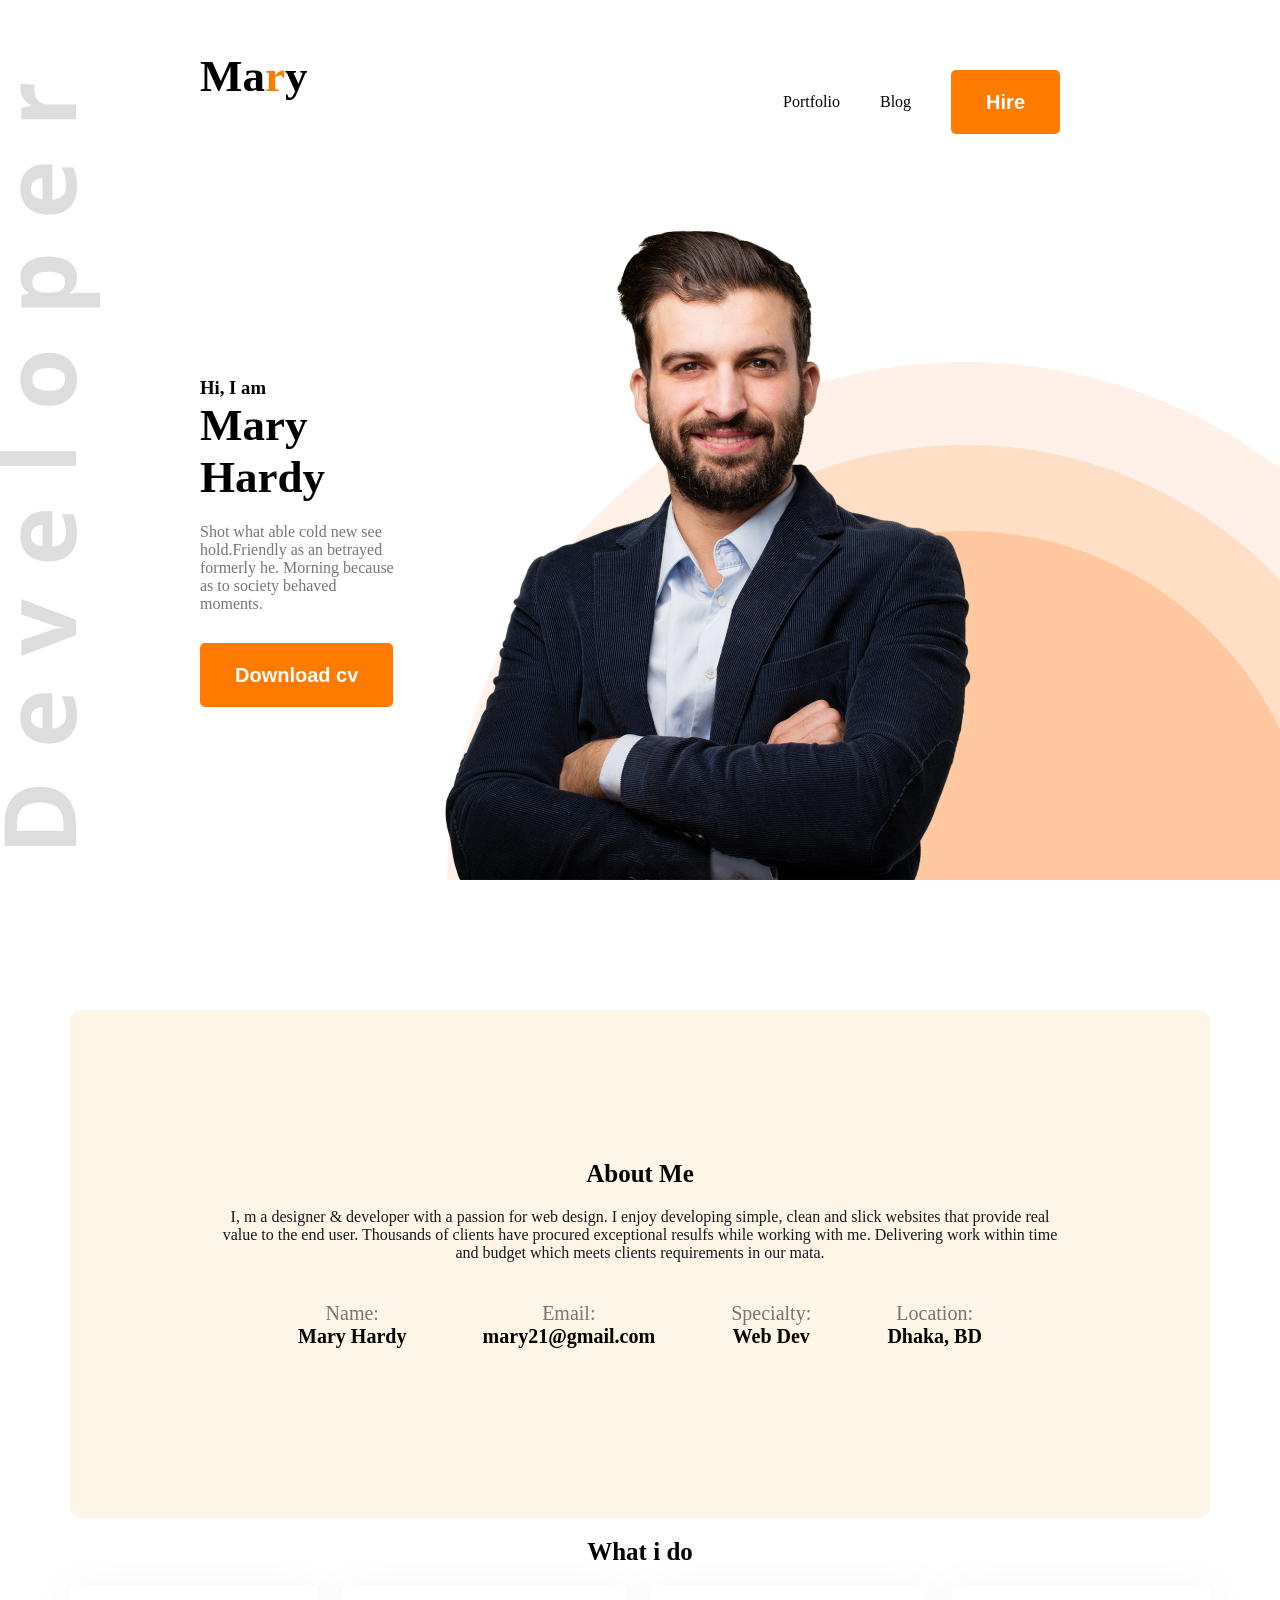
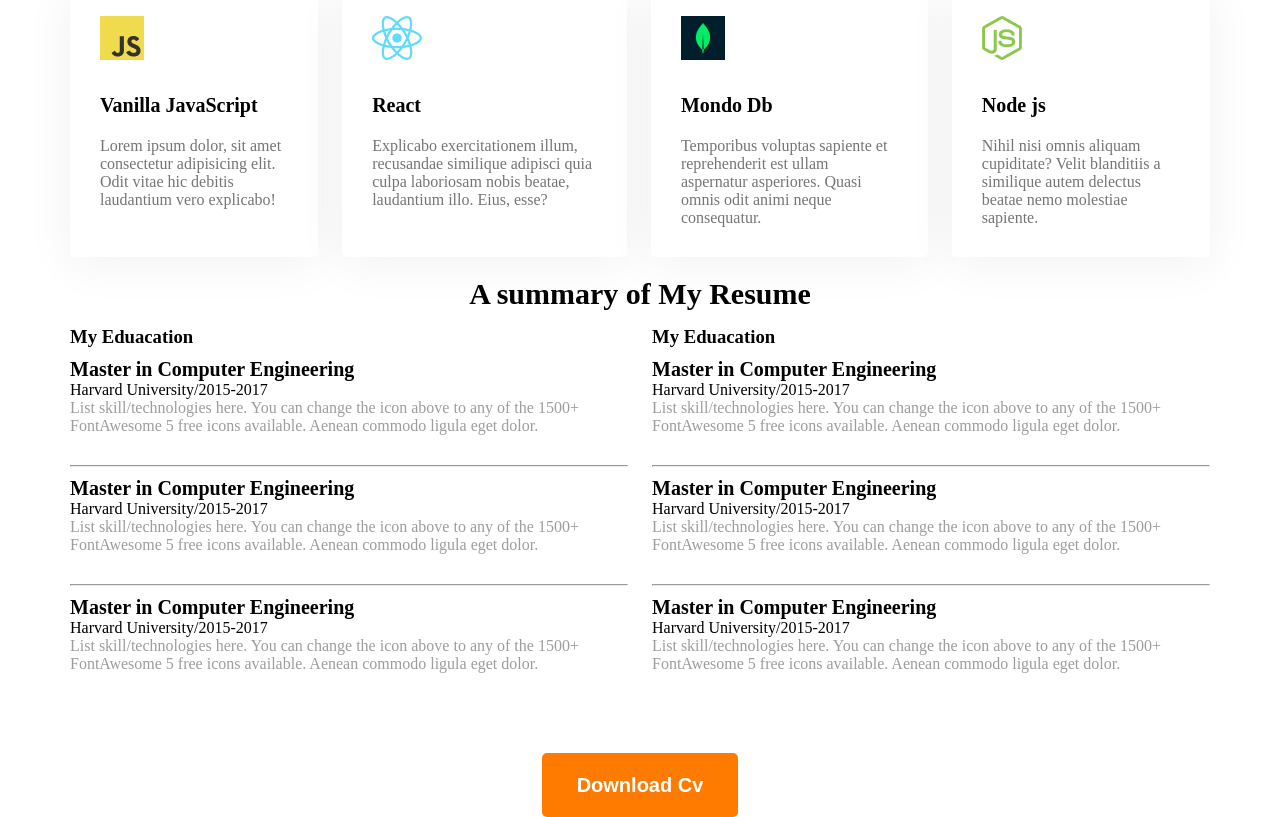
<file: index.html>
<!DOCTYPE html>
<html lang="en">

<head>
    <meta charset="UTF-8">
    <meta name="viewport" content="width=device-width, initial-scale=1.0">
    <link rel="stylesheet" href="/style/portfolio.css">
    <title>Developer portfolio</title>
    <link rel="preconnect" href="https://fonts.googleapis.com">
    <link rel="preconnect" href="https://fonts.gstatic.com" crossorigin>
    <link href="https://fonts.googleapis.com/css2?family=Open+Sans&display=swap" rel="stylesheet">
</head>

<body>
    <header class="header">
        <nav>
            <h2 class="nav-titel">Ma<span class="text-primary">r</span>y</h2>
            <ul>
                <li>Portfolio</li>
                <li>Blog</li>
                <li><button class="btn-primary">Hire</button></li>
            </ul>
        </nav>
        <!-- banner  -->
        <div class="banner">
            <div>
                <h3 class="banner-main-titel">Hi, I am</h3>
                <h1 class="banner-titel">Mary Hardy</h1>
                <p class="banner-dis">Shot what able cold new see hold.Friendly as an betrayed formerly he. Morning
                    because as to society behaved moments.</p>
                <button class="btn-primary">Download cv</button>
            </div>
            <img class="demo-picture" src="images/hardy.png" title="Mary hardy">
        </div>
    </header>
    <main>
        <section class="about">
            <h3 class="section-titel">About Me </h3>
            <p class="section-description">I, m a designer & developer with a passion for web design. I enjoy developing
                simple, clean and slick websites that provide real value to the end user. Thousands of clients have
                procured exceptional resulfs while working with me. Delivering work within time and budget which meets
                clients requirements in our mata.</p>

            <div class="about-info-container">
                <div class="more-about">
                    <p class="info-titel">Name:</p>
                    <p class="info-discription">Mary Hardy</p>
                </div>
                <div class="more-about">
                    <p class="info-titel">Email:</p>
                    <p class="info-discription">mary21@gmail.com </p>
                </div>
                <div class="more-about">
                    <p class="info-titel">Specialty:</p>
                    <p class="info-discription">Web Dev </p>
                </div>
                <div class="more-about">
                    <p class="info-titel">Location:</p>
                    <p class="info-discription">Dhaka, BD</p>
                </div>
            </div>
        </section>
        <!-- what i do section   -->
        <section class="what-i-do">
            <h3 class="section-titel">What i do</h3>
            <div>
                <skills-container>
                    <div class="box">
                        <img src="/images/icons/js.png" alt="js">
                        <p class="skill">Vanilla JavaScript</p>
                        <title>Vanilla JavaScript</title>
                        <p class="skill-discription">Lorem ipsum dolor, sit amet consectetur adipisicing elit. Odit
                            vitae hic debitis laudantium vero explicabo!</p>
                    </div>
                    <div class="box">
                        <img src="/images/icons/react.png" alt="react">
                        <p class="skill">React</p>
                        <title>React</title>
                        <p class="skill-discription">Explicabo exercitationem illum, recusandae similique adipisci quia
                            culpa laboriosam nobis beatae, laudantium illo. Eius, esse?</p>
                    </div>
                    <div class="box">
                        <img src="/images/icons/mongo.png" alt="mongo db">
                        <p class="skill">Mondo Db </p>
                        <title></title>
                        <p class="skill-discription">Temporibus voluptas sapiente et reprehenderit est ullam aspernatur
                            asperiores. Quasi omnis odit animi neque consequatur.</p>
                    </div>
                    <div class="box">
                        <img src="/images/icons/nodejs.png " alt="node js">
                        <p class="skill">Node js</p>
                        <title></title>
                        <p class="skill-discription">Nihil nisi omnis aliquam cupiditate? Velit blanditiis a similique
                            autem delectus beatae nemo molestiae sapiente.</p>
                    </div>
                </skills-container>
            </div>
        </section>
        <!-- resume section -->
        <section>
            <h3 class="resume-heading">A summary of My Resume</h3>
            <div class="reasume-content">
                <div>
                    <h3 class="resume-titel">My Eduacation</h3>
                    <div class="resume-section">
                        <p class="resume-topic">Master in Computer Engineering</p>
                        <p class="resume-topic-place">Harvard University/2015-2017</p>
                        <p class="resume-details">List skill/technologies here. You can change the icon above to any of
                            the 1500+ FontAwesome 5 free icons available. Aenean commodo ligula eget dolor.</p>
                    </div>
                    <hr>
                    <div class="resume-section">
                        <p class="resume-topic">Master in Computer Engineering</p>
                        <p class="resume-topic-place">Harvard University/2015-2017</p>
                        <p class="resume-details">List skill/technologies here. You can change the icon above to any of
                            the 1500+ FontAwesome 5 free icons available. Aenean commodo ligula eget dolor.</p>
                    </div>
                    <hr>
                    <div class="resume-section">
                        <p class="resume-topic">Master in Computer Engineering</p>
                        <p class="resume-topic-place">Harvard University/2015-2017</p>
                        <p class="resume-details">List skill/technologies here. You can change the icon above to any of
                            the 1500+ FontAwesome 5 free icons available. Aenean commodo ligula eget dolor.</p>
                    </div>

                </div>
                <div class="reasume-content">
                    <div>

                        <h3 class="resume-titel">My Eduacation</h3>

                        <div class="resume-section">
                            <p class="resume-topic">Master in Computer Engineering</p>
                            <p class="resume-topic-place">Harvard University/2015-2017</p>
                            <p class="resume-details">List skill/technologies here. You can change the icon above to any
                                of the 1500+ FontAwesome 5 free icons available. Aenean commodo ligula eget dolor.</p>
                        </div>
                        <hr>
                        <div class="resume-section">
                            <p class="resume-topic">Master in Computer Engineering</p>
                            <p class="resume-topic-place">Harvard University/2015-2017</p>
                            <p class="resume-details">List skill/technologies here. You can change the icon above to any
                                of the 1500+ FontAwesome 5 free icons available. Aenean commodo ligula eget dolor.</p>
                        </div>
                        <hr>
                        <div class="resume-section">
                            <p class="resume-topic">Master in Computer Engineering</p>
                            <p class="resume-topic-place">Harvard University/2015-2017</p>
                            <p class="resume-details">List skill/technologies here. You can change the icon above to any
                                of the 1500+ FontAwesome 5 free icons available. Aenean commodo ligula eget dolor.</p>
                        </div>

                    </div>
                </div>
            </div>
           
            <div class="resume-button">
            <button class="btn-primary">Download Cv</button>
          </div>
        </section>


    </main>

    <footer>

    </footer>
</body>

</html>
</file>
<file: style/portfolio.css>
* {
    margin: 0;
    font-family: font-family: 'Open Sans', sans-serif;
}

/* hader and navigration style */

.text-primary {
    color: rgb(255, 123, 0);
}

.btn-primary {
    color: white;
    border: 0;
    padding: 18px 35px;
    font-size: 20px;
    font-weight: 700;
    height: 64px;
    border-radius: 5px;
    background: rgb(255, 123, 0);

}

.header {
    background-color: #FFFF8F3;
    background-image: url('../images/header_bg.png'), url('../images/developer.png');
    background-repeat: no-repeat;
    background-position: bottom right, left;



}

nav {
    display: flex;
    justify-content: space-between;
    margin: 50px 200px;
}

.nav-titel {
    font-weight: 800;
    font-size: 45px;

}

nav ul {
    display: flex;
    align-items: center;
}

nav li {
    list-style: none;
    margin: 20px;

}

/* banner style */
.banner {
    margin: 0 200px;
    display: flex;
    align-items: center;
}

.demo-picture {
    margin-right: 100px;
}

.banner-main-title {
    font-weight: 600;
    font-size: 85px;
}

.banner-titel {
    font-weight: 600;
    font-size: 45px;
    margin-bottom: 20px;
}

.banner-dis {
    color: #757575;
    margin-bottom: 30px;

}

/* main section  */
main {
    max-width: 1140px;
    margin: 0 auto;


}

/* about section */

.about {
    margin-top: 130px;
    padding: 100px 100px;
    background: oldlace;
    border-radius: 10px;
    padding: 130px 150px;
    text-align: center;
}

.section-titel {
    font-weight: 700px;


}

.about-me {}

.section-description {
    color: rgb(22, 26, 31);
    /* text-align: center; */
    margin-bottom: 20px;

}

.about-info-container {
    display: flex;
    margin: 20px 20px;
    padding: 20px 20px;
    justify-content: space-around;
}

.info-titel {
    font-size: 20px;
    color: #757575;

}

.info-discription {
    font-weight: 700;
    font-size: 20px;

}

/* what i do style */
.section-titel {
    padding: 20px 20px;
    text-align: center;
    font-size: 25px;
}

skills-container {
    display: flex;
    gap: 24px;

}

.box {
    background: #FFFFFF;
    box-shadow: 0px 6px 50px rgba(0, 0, 0, 0.06);
    border-radius: 5px;
    padding: 30px;




}

.skill {
    font-weight: 700;
    font-size: 20px;
    margin-top: 30px;
    margin-bottom: 20px;
}

.skill-discription {

    color: #757575;
}

.resume-heading {
    font-weight: 700;
    font-size: 30px;
    text-align: center;
    margin-top: 20px;
    margin-bottom: 15px;

}

.reasume-content {
    display: flex;
    justify-content: space-between;
    /* padding: 10px ; */
    /* margin:10px; */
    gap: 24px;
}

.resume-titel {}

.resume-topic {
    font-weight: 700;
    font-size: 20px;
    margin-top: 10px;

}

.resume-topic-place {
    font-weight: 500;

}

.resume-details {
    font-size: 16px;
    color: rgb(155, 157, 158);
    margin-bottom: 30px;

}

.resume-button {
    margin-top: 50px;
    text-align: center;
}
</file>
